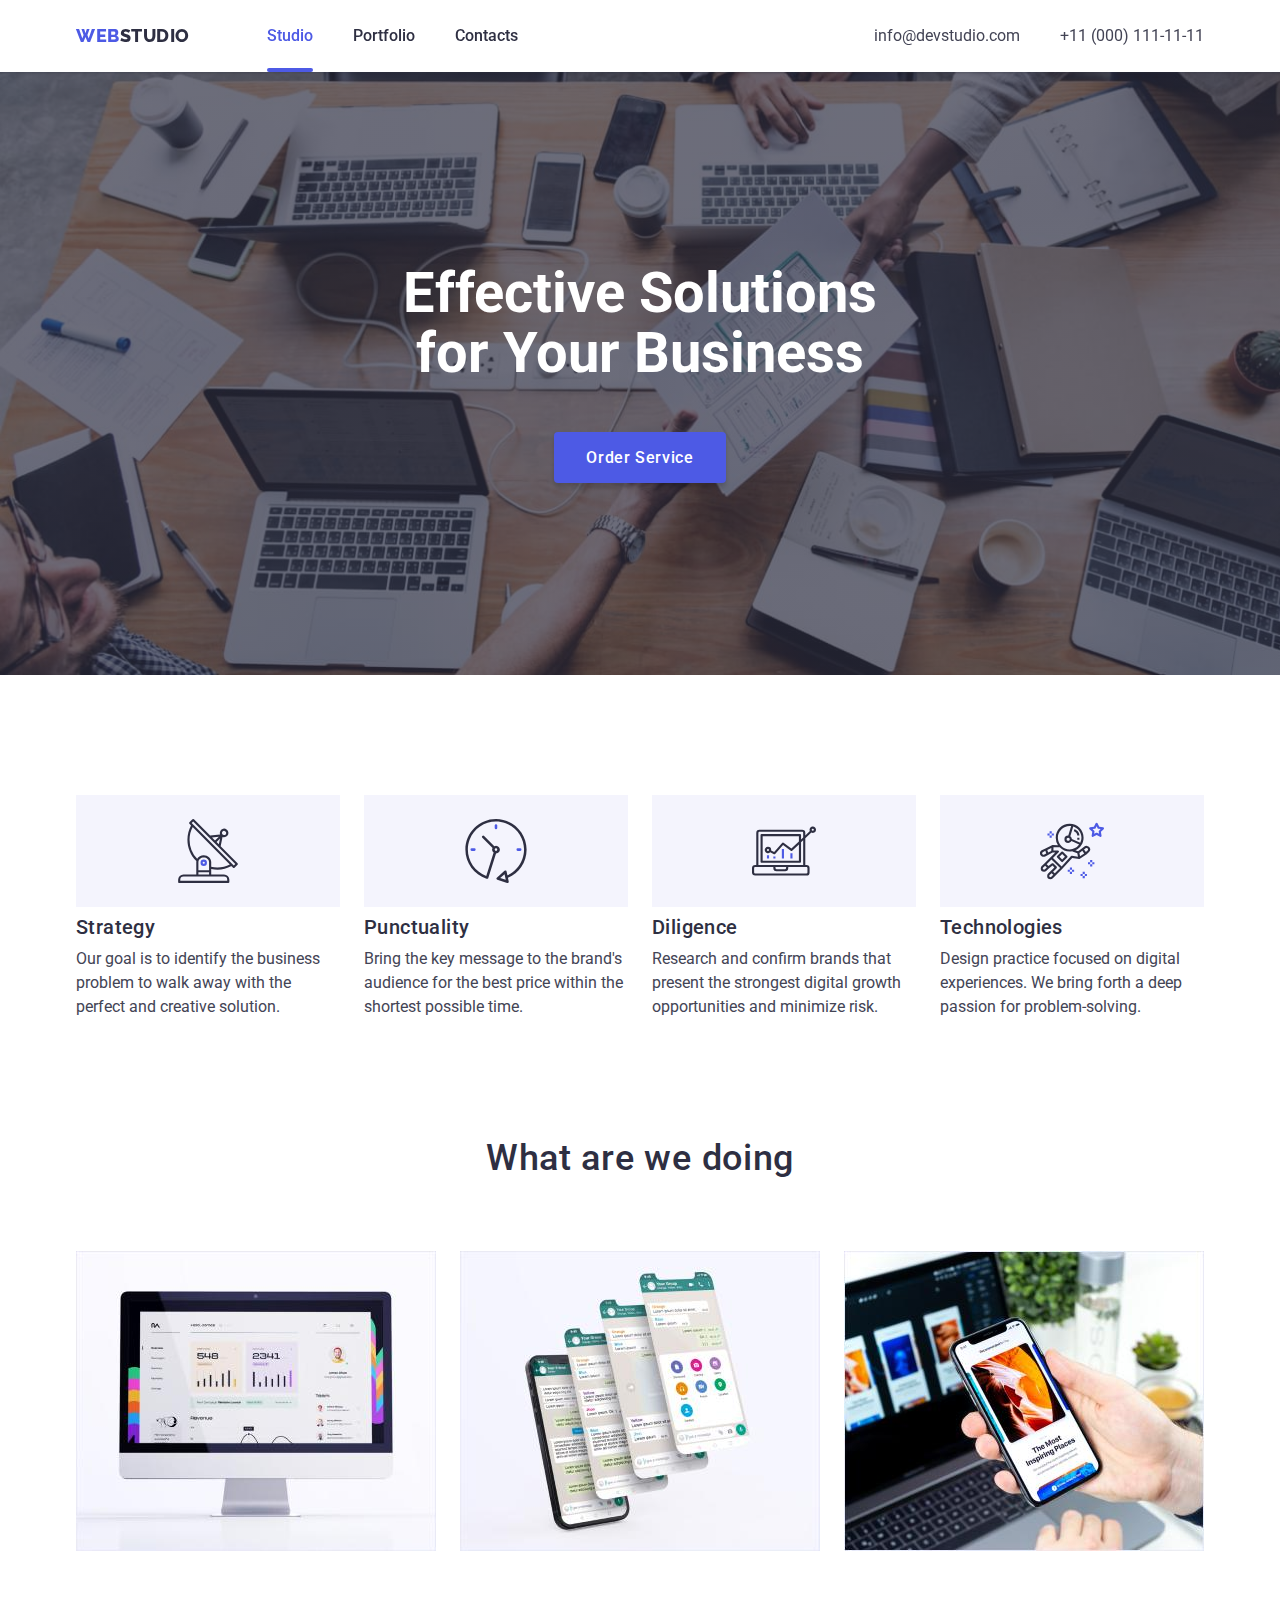
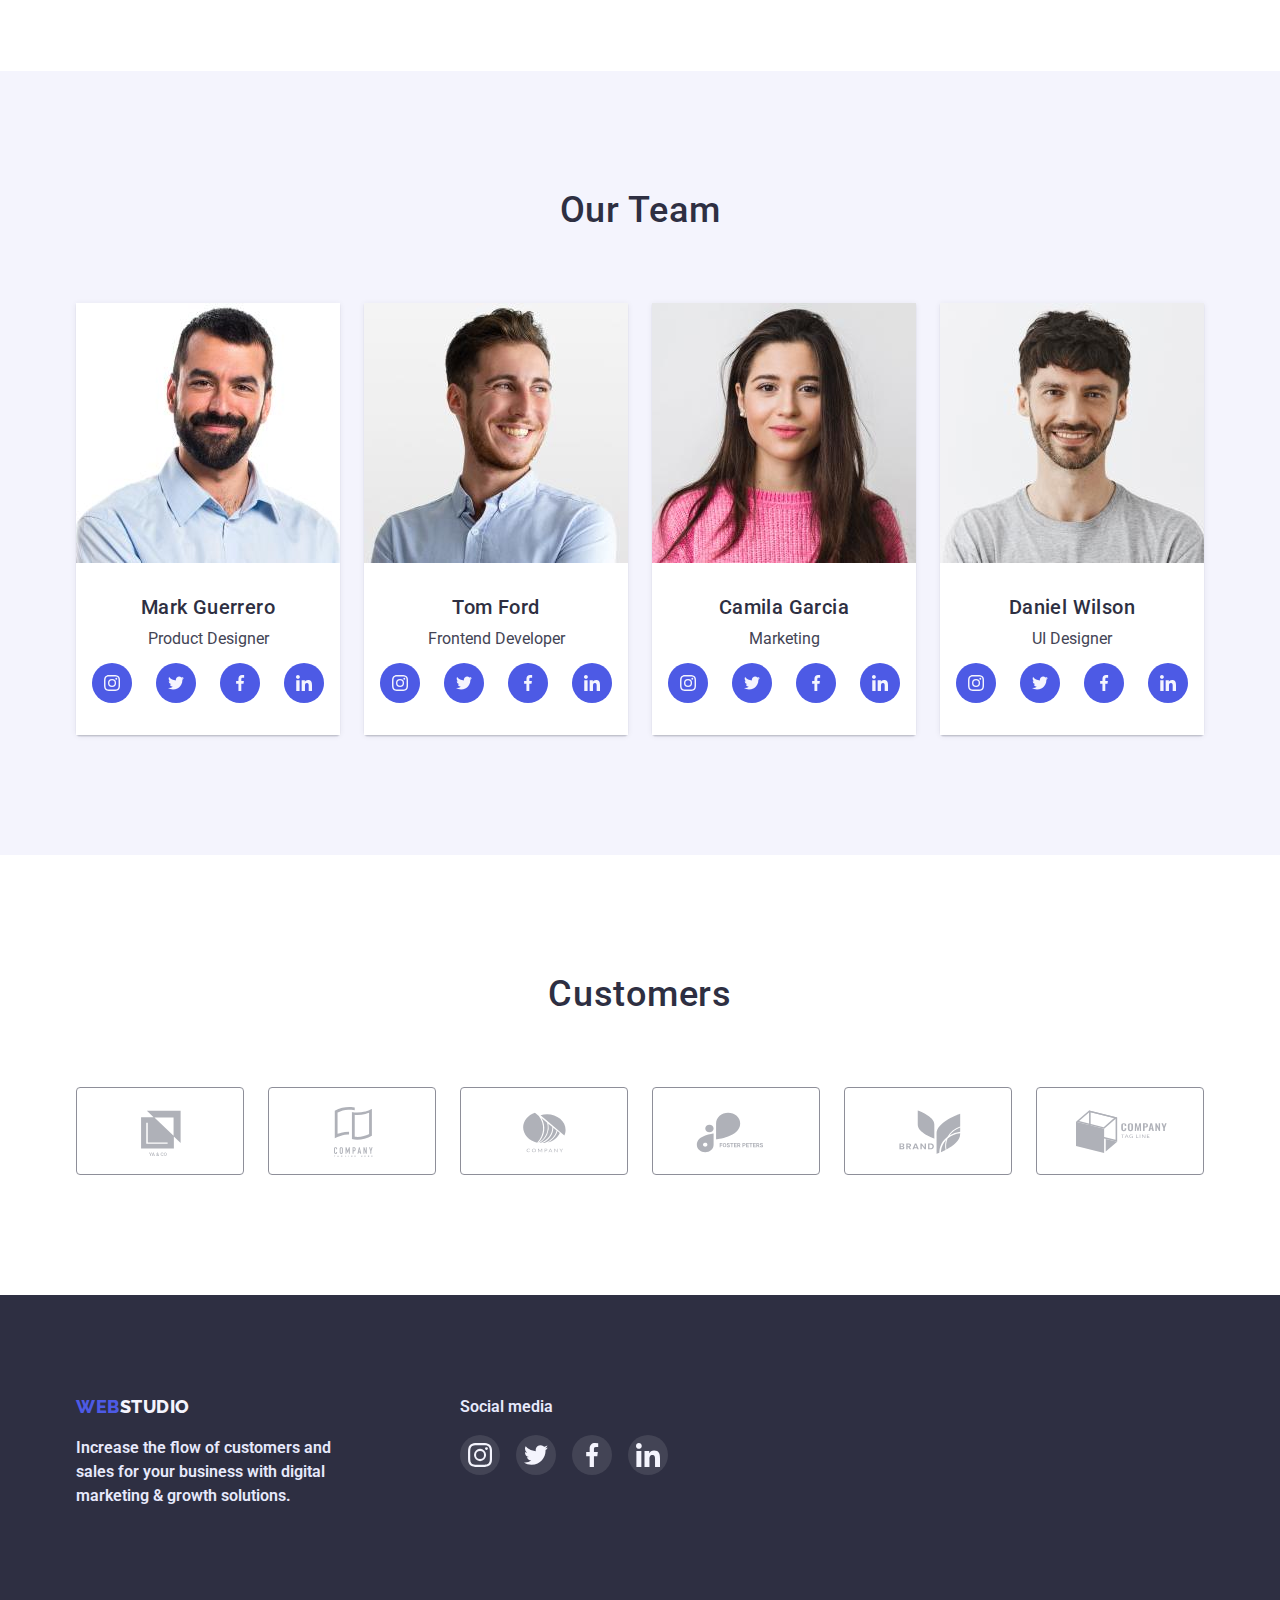
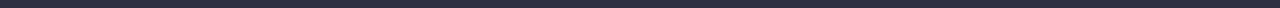
<file: index.html>
<!DOCTYPE html>
<html lang="en">
  <head>
    <meta charset="UTF-8" />
    <title>Web Studio</title>
    <link rel="preconnect" href="https://fonts.googleapis.com" />
    <link rel="preconnect" href="https://fonts.gstatic.com" crossorigin />
    <link
      href="https://fonts.googleapis.com/css2?family=Raleway:wght@700;800&family=Roboto:wght@400;500;700;900&display=swap"
      rel="stylesheet"
    />
    <link
      href="https://cdnjs.cloudflare.com/ajax/libs/modern-normalize/1.1.0/modern-normalize.min.css"
      rel="stylesheet"
    />
    <link href="./css/styles.css" rel="stylesheet" type="text/css" />
  </head>
  <body>
    <header class="page-header">
      <div class="container">
        <nav class="main-nav">
          <a class="logo link" href="./index.html"> <span>Web</span>Studio </a>
          <ul class="list site-nav">
            <li class="item">
              <a class="link active" href="./index.html">Studio</a>
            </li>
            <li class="item">
              <a class="link" href="./portfolio.html">Portfolio</a>
            </li>
            <li class="item">
              <a class="link" href="">Contacts</a>
            </li>
          </ul>
        </nav>
        <ul class="list contacts-nav">
          <li class="item">
            <a class="link" href="mailto:info@devstudio.com"
              >info@devstudio.com</a
            >
          </li>
          <li class="item">
            <a class="link" href="tel:+110001111111">+11 (000) 111-11-11</a>
          </li>
        </ul>
      </div>
    </header>
    <main class="page-main">
      <section class="hero section">
        <h1 class="title">
          Effective Solutions <br />
          for Your Business
        </h1>
        <button data-modal-open class="button primary" type="button">
          Order Service
        </button>
        <div class="backdrop is-hidden" data-modal>
          <div class="modal">
            <button class="close-button" type="button" data-modal-close>
              <svg class="close-icon">
                <use href="./images/icons.svg#icon-close-black"></use>
              </svg>
            </button>
          </div>
        </div>
      </section>
      <section class="section">
        <div class="container">
          <ul class="feature-list list">
            <li class="item item-info">
              <div class="item-image">
                <svg class="item-icon">
                  <use href="./images/icons.svg#icon-antenna-1-1"></use>
                </svg>
              </div>
              <div class="item-body">
                <h3 class="subtitle">Strategy</h3>
                <p>
                  Our goal is to identify the business problem to walk away with
                  the perfect and creative solution.
                </p>
              </div>
            </li>
            <li class="item item-info">
              <div class="item-image">
                <svg class="item-icon">
                  <use href="./images/icons.svg#icon-clock-1"></use>
                </svg>
              </div>
              <div class="item-body">
                <h3 class="subtitle">Punctuality</h3>
                <p>
                  Bring the key message to the brand's audience for the best
                  price within the shortest possible time.
                </p>
              </div>
            </li>
            <li class="item item-info">
              <div class="item-image">
                <svg class="item-icon">
                  <use href="./images/icons.svg#icon-diagram-1"></use>
                </svg>
              </div>
              <div class="item-body">
                <h3 class="subtitle">Diligence</h3>
                <p>
                  Research and confirm brands that present the strongest digital
                  growth opportunities and minimize risk.
                </p>
              </div>
            </li>
            <li class="item item-info">
              <div class="item-image">
                <svg class="item-icon">
                  <use href="./images/icons.svg#icon-astronaut-1"></use>
                </svg>
              </div>
              <div class="item-body">
                <h3 class="subtitle">Technologies</h3>
                <p>
                  Design practice focused on digital experiences. We bring forth
                  a deep passion for problem-solving.
                </p>
              </div>
            </li>
          </ul>
        </div>
      </section>
      <section class="section">
        <div class="container">
          <h2 class="subject">What are we doing</h2>
          <ul class="feature-list list">
            <li class="item">
              <img
                class="image"
                src="./images/screen.jpg"
                alt="screen"
                height="300"
                width="360"
              />
            </li>
            <li class="item">
              <img
                class="image"
                src="./images/phone.jpg"
                alt="phonpe"
                height="300"
                width="360"
              />
            </li>
            <li class="item">
              <img
                class="image"
                src="./images/screenphone.jpg"
                alt="screen&phone"
                height="300"
                width="360"
              />
            </li>
          </ul>
        </div>
      </section>
      <section class="section">
        <div class="container">
          <h2 class="subject">Our Team</h2>
          <ul class="feature-list list">
            <li class="item our-team-cards">
              <img
                class="image"
                src="./images/Guerrero.jpg"
                alt="Mark Guerrero - Product Designer"
                height="260"
                width="264"
              />
              <div class="item-description center">
                <h3 class="subtitle">Mark Guerrero</h3>
                <p class="our-team-position">Product Designer</p>
                <ul class="list social-container">
                  <li class="item">
                    <a href="#" class="icon-team">
                      <svg class="icon">
                        <use href="./images/icons.svg#icon-instagram-2"></use>
                      </svg>
                    </a>
                  </li>
                  <li class="item">
                    <a href="#" class="icon-team">
                      <svg class="icon">
                        <use href="./images/icons.svg#icon-twitter-1"></use>
                      </svg>
                    </a>
                  </li>
                  <li class="item">
                    <a href="#" class="icon-team">
                      <svg class="icon">
                        <use href="./images/icons.svg#icon-facebook-1"></use>
                      </svg>
                    </a>
                  </li>
                  <li class="item">
                    <a href="#" class="icon-team">
                      <svg class="icon">
                        <use href="./images/icons.svg#icon-linkedin-1"></use>
                      </svg>
                    </a>
                  </li>
                </ul>
              </div>
            </li>
            <li class="item our-team-cards">
              <img
                class="image"
                src="./images/Ford.jpg"
                alt="Tom Ford - Frontend Developer"
                height="260"
                width="264"
              />
              <div class="item-description center">
                <h3 class="subtitle">Tom Ford</h3>
                <p class="our-team-position">Frontend Developer</p>
                <ul class="list social-container">
                  <li class="item">
                    <a href="#" class="icon-team">
                      <svg class="icon">
                        <use href="./images/icons.svg#icon-instagram-2"></use>
                      </svg>
                    </a>
                  </li>
                  <li class="item">
                    <a href="#" class="icon-team">
                      <svg class="icon">
                        <use href="./images/icons.svg#icon-twitter-1"></use>
                      </svg>
                    </a>
                  </li>
                  <li class="item">
                    <a href="#" class="icon-team">
                      <svg class="icon">
                        <use href="./images/icons.svg#icon-facebook-1"></use>
                      </svg>
                    </a>
                  </li>
                  <li class="item">
                    <a href="#" class="icon-team">
                      <svg class="icon">
                        <use href="./images/icons.svg#icon-linkedin-1"></use>
                      </svg>
                    </a>
                  </li>
                </ul>
              </div>
            </li>
            <li class="item our-team-cards">
              <img
                class="image"
                src="./images/Garcia.jpg"
                alt="Camila Garcia - Marketing"
                height="260"
                width="264"
              />
              <div class="item-description center">
                <h3 class="subtitle">Camila Garcia</h3>
                <p class="our-team-position">Marketing</p>
                <ul class="list social-container">
                  <li class="item">
                    <a href="#" class="icon-team">
                      <svg class="icon">
                        <use href="./images/icons.svg#icon-instagram-2"></use>
                      </svg>
                    </a>
                  </li>
                  <li class="item">
                    <a href="#" class="icon-team">
                      <svg class="icon">
                        <use href="./images/icons.svg#icon-twitter-1"></use>
                      </svg>
                    </a>
                  </li>
                  <li class="item">
                    <a href="#" class="icon-team">
                      <svg class="icon">
                        <use href="./images/icons.svg#icon-facebook-1"></use>
                      </svg>
                    </a>
                  </li>
                  <li class="item">
                    <a href="#" class="icon-team">
                      <svg class="icon">
                        <use href="./images/icons.svg#icon-linkedin-1"></use>
                      </svg>
                    </a>
                  </li>
                </ul>
              </div>
            </li>
            <li class="item our-team-cards">
              <img
                class="image"
                src="./images/Wilson.jpg"
                alt="Daniel Wilson - UI Designer"
                height="260"
                width="264"
              />
              <div class="item-description center">
                <h3 class="subtitle">Daniel Wilson</h3>
                <p class="our-team-position">UI Designer</p>
                <ul class="list social-container">
                  <li class="item">
                    <a href="#" class="icon-team">
                      <svg class="icon">
                        <use href="./images/icons.svg#icon-instagram-2"></use>
                      </svg>
                    </a>
                  </li>
                  <li class="item">
                    <a href="#" class="icon-team">
                      <svg class="icon">
                        <use href="./images/icons.svg#icon-twitter-1"></use>
                      </svg>
                    </a>
                  </li>
                  <li class="item">
                    <a href="#" class="icon-team">
                      <svg class="icon">
                        <use href="./images/icons.svg#icon-facebook-1"></use>
                      </svg>
                    </a>
                  </li>
                  <li class="item">
                    <a href="#" class="icon-team">
                      <svg class="icon">
                        <use href="./images/icons.svg#icon-linkedin-1"></use>
                      </svg>
                    </a>
                  </li>
                </ul>
              </div>
            </li>
          </ul>
        </div>
      </section>
      <section class="section">
        <div class="container">
          <h2 class="subject">Customers</h2>
          <ul class="list feature-list social-container">
            <li class="item">
              <a href="#" class="link">
                <svg class="icon-customers">
                  <use href="./images/icons.svg#icon-Logo"></use>
                </svg>
              </a>
            </li>
            <li class="item">
              <a href="#" class="link">
                <svg class="icon-customers">
                  <use href="./images/icons.svg#icon-Logo-1"></use>
                </svg>
              </a>
            </li>
            <li class="item">
              <a href="#" class="link">
                <svg class="icon-customers">
                  <use href="./images/icons.svg#icon-Logo-2"></use>
                </svg>
              </a>
            </li>
            <li class="item">
              <a href="#" class="link">
                <svg class="icon-customers">
                  <use href="./images/icons.svg#icon-Logo-3"></use>
                </svg>
              </a>
            </li>
            <li class="item">
              <a href="#" class="link">
                <svg class="icon-customers">
                  <use href="./images/icons.svg#icon-Logo-4"></use>
                </svg>
              </a>
            </li>
            <li class="item">
              <a href="#" class="link">
                <svg class="icon-customers">
                  <use href="./images/icons.svg#icon-Logo-5"></use>
                </svg>
              </a>
            </li>
          </ul>
        </div>
      </section>
    </main>
    <footer class="page-footer">
      <div class="container social-container">
        <div>
          <a class="link logo" href="./index.html"> <span>Web</span>Studio </a>
          <p class="left-paragraph">
            Increase the flow of customers and sales for your business with
            digital marketing & growth solutions.
          </p>
        </div>
        <div class="social-footer">
          <p class="right-paragraph">Social media</p>
          <ul class="list social-container">
            <li class="item">
              <a href="#" class="icon-footer">
                <svg class="icon">
                  <use href="./images/icons.svg#icon-instagram-2"></use>
                </svg>
              </a>
            </li>
            <li class="item">
              <a href="#" class="icon-footer">
                <svg class="icon">
                  <use href="./images/icons.svg#icon-twitter-1"></use>
                </svg>
              </a>
            </li>
            <li class="item">
              <a href="#" class="icon-footer">
                <svg class="icon">
                  <use href="./images/icons.svg#icon-facebook-1"></use>
                </svg>
              </a>
            </li>
            <li class="item">
              <a href="#" class="icon-footer">
                <svg class="icon">
                  <use href="./images/icons.svg#icon-linkedin-1"></use>
                </svg>
              </a>
            </li>
          </ul>
        </div>
      </div>
    </footer>
    <script src="./js/modal.js"></script>
  </body>
</html>
</file>
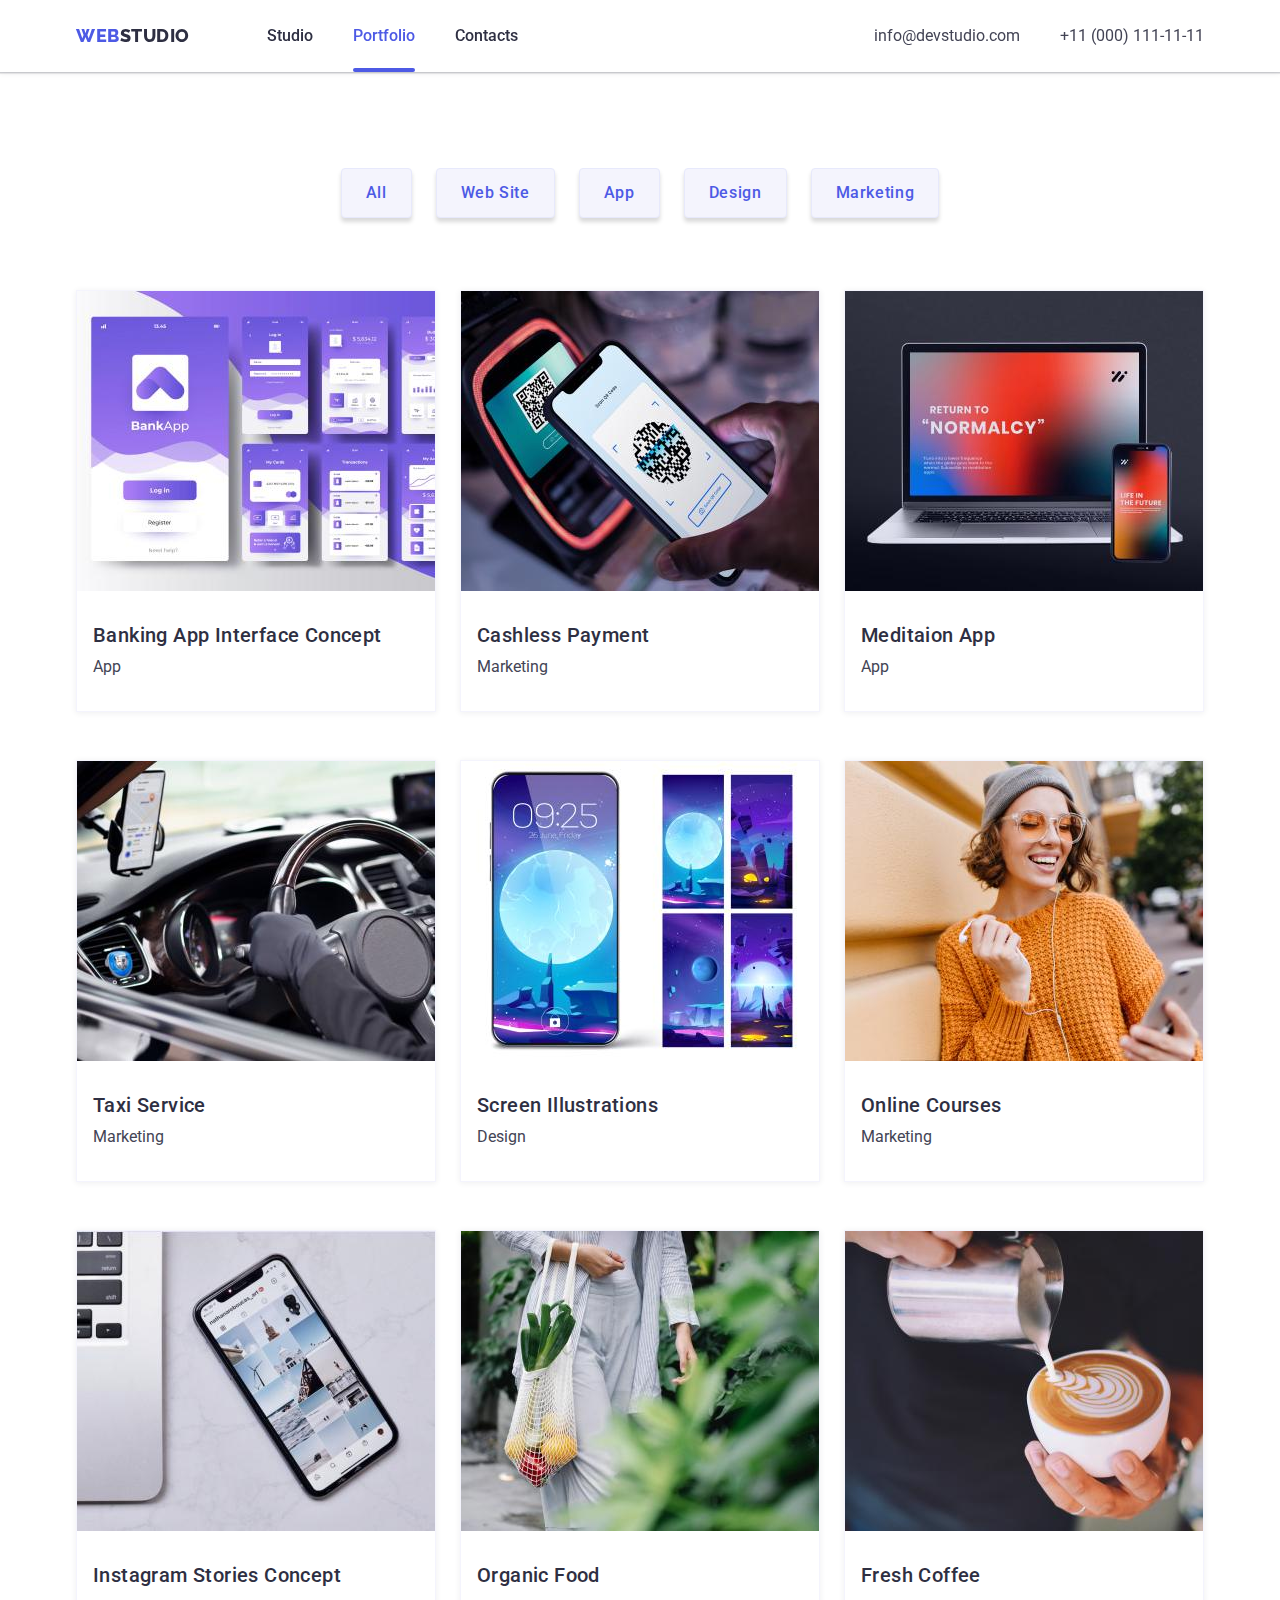
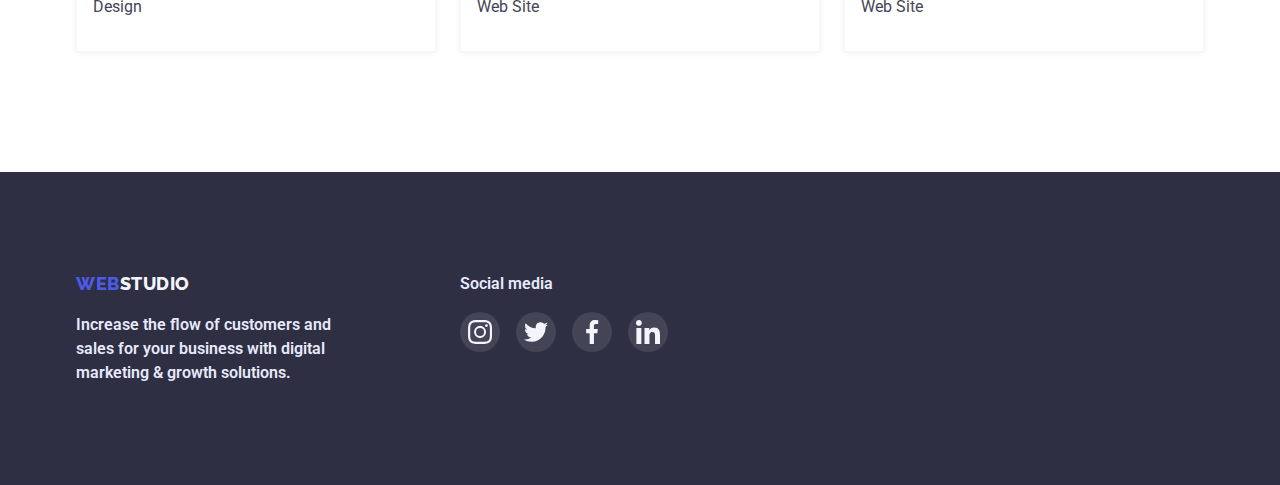
<file: portfolio.html>
<!DOCTYPE html>
<html lang="en">
  <head>
    <meta charset="UTF-8" />
    <title>Web Studio - Portfolio</title>
    <link rel="preconnect" href="https://fonts.googleapis.com" />
    <link rel="preconnect" href="https://fonts.gstatic.com" crossorigin />
    <link
      href="https://fonts.googleapis.com/css2?family=Raleway:wght@700;800&family=Roboto:wght@400;500;700;900&display=swap"
      rel="stylesheet"
    />
    <link
      href="https://cdnjs.cloudflare.com/ajax/libs/modern-normalize/1.1.0/modern-normalize.min.css"
      rel="stylesheet"
    />
    <link href="./css/styles.css" rel="stylesheet" type="text/css" />
  </head>
  <body>
    <header class="page-header">
      <div class="container">
        <nav class="main-nav">
          <a class="logo link" href="./index.html"> <span>Web</span>Studio </a>
          <ul class="list site-nav">
            <li class="item">
              <a class="link" href="./index.html">Studio</a>
            </li>
            <li class="item">
              <a class="link active" href="./portfolio.html">Portfolio</a>
            </li>
            <li class="item">
              <a class="link" href="">Contacts</a>
            </li>
          </ul>
        </nav>
        <ul class="list contacts-nav">
          <li class="item">
            <a class="link" href="mailto:info@devstudio.com"
              >info@devstudio.com</a
            >
          </li>
          <li class="item">
            <a class="link" href="tel:+110001111111">+11 (000) 111-11-11</a>
          </li>
        </ul>
      </div>
    </header>
    <main class="page-main">
      <section class="section portfolio">
        <div class="container">
          <h1 class="hidden">Portfolio</h1>
          <h2 class="hidden">List of projects</h2>
          <ul class="feature-list filter-list list">
            <li class="item">
              <button class="button secondary" type="button">All</button>
            </li>
            <li class="item">
              <button class="button secondary" type="button">Web Site</button>
            </li>
            <li class="item">
              <button class="button secondary" type="button">App</button>
            </li>
            <li class="item">
              <button class="button secondary" type="button">Design</button>
            </li>
            <li class="item">
              <button class="button secondary" type="button">Marketing</button>
            </li>
          </ul>
          <ul class="flex-container list">
            <li class="item">
              <a class="link product" href="#">
                <div class="product-thumb">
                  <img
                    class="image"
                    src="./images/interface.jpg"
                    alt="screen"
                    height="300"
                    width="360"
                  />
                  <div class="product-overlay">
                    <p>
                      14 Stylish and User-Friendly App Design Concepts · Task
                      Manager App · Calorie Tracker App · Exotic Fruit Ecommerce
                      App · Cloud Storage App
                    </p>
                  </div>
                </div>
                <div class="item-description">
                  <h3 class="subtitle">Banking App Interface Concept</h3>
                  <p>App</p>
                </div>
              </a>
            </li>
            <li class="item">
              <a class="link product" href="#">
                <div class="product-thumb">
                  <img
                    class="image"
                    src="./images/payment.jpg"
                    alt="screen"
                    height="300"
                    width="360"
                  />
                  <div class="product-overlay">
                    <p>
                      14 Stylish and User-Friendly App Design Concepts · Task
                      Manager App · Calorie Tracker App · Exotic Fruit Ecommerce
                      App · Cloud Storage App
                    </p>
                  </div>
                </div>
                <div class="item-description">
                  <h3 class="subtitle">Cashless Payment</h3>
                  <p>Marketing</p>
                </div>
              </a>
            </li>
            <li class="item">
              <a class="link product" href="#">
                <div class="product-thumb">
                  <img
                    class="image"
                    src="./images/meditaion.jpg"
                    alt="screen"
                    height="300"
                    width="360"
                  />
                  <div class="product-overlay">
                    <p>
                      14 Stylish and User-Friendly App Design Concepts · Task
                      Manager App · Calorie Tracker App · Exotic Fruit Ecommerce
                      App · Cloud Storage App
                    </p>
                  </div>
                </div>
                <div class="item-description">
                  <h3 class="subtitle">Meditaion App</h3>
                  <p>App</p>
                </div>
              </a>
            </li>
            <li class="item">
              <a class="link product" href="#">
                <div class="product-thumb">
                  <img
                    class="image"
                    src="./images/taxi.jpg"
                    alt="screen"
                    height="300"
                    width="360"
                  />
                  <div class="product-overlay">
                    <p>
                      14 Stylish and User-Friendly App Design Concepts · Task
                      Manager App · Calorie Tracker App · Exotic Fruit Ecommerce
                      App · Cloud Storage App
                    </p>
                  </div>
                </div>
                <div class="item-description">
                  <h3 class="subtitle">Taxi Service</h3>
                  <p>Marketing</p>
                </div>
              </a>
            </li>
            <li class="item">
              <a class="link product" href="#">
                <div class="product-thumb">
                  <img
                    class="image"
                    src="./images/screenillustrations.jpg"
                    alt="screen"
                    height="300"
                    width="360"
                  />
                  <div class="product-overlay">
                    <p>
                      14 Stylish and User-Friendly App Design Concepts · Task
                      Manager App · Calorie Tracker App · Exotic Fruit Ecommerce
                      App · Cloud Storage App
                    </p>
                  </div>
                </div>
                <div class="item-description">
                  <h3 class="subtitle">Screen Illustrations</h3>
                  <p>Design</p>
                </div>
              </a>
            </li>
            <li class="item">
              <a class="link product" href="#">
                <div class="product-thumb">
                  <img
                    class="image"
                    src="./images/courses.jpg"
                    alt="screen"
                    height="300"
                    width="360"
                  />
                  <div class="product-overlay">
                    <p>
                      14 Stylish and User-Friendly App Design Concepts · Task
                      Manager App · Calorie Tracker App · Exotic Fruit Ecommerce
                      App · Cloud Storage App
                    </p>
                  </div>
                </div>
                <div class="item-description">
                  <h3 class="subtitle">Online Courses</h3>
                  <p>Marketing</p>
                </div>
              </a>
            </li>
            <li class="item">
              <a class="link product" href="#">
                <div class="product-thumb">
                  <img
                    class="image"
                    src="./images/computer.jpg"
                    alt="screen"
                    height="300"
                    width="360"
                  />
                  <div class="product-overlay">
                    <p>
                      14 Stylish and User-Friendly App Design Concepts · Task
                      Manager App · Calorie Tracker App · Exotic Fruit Ecommerce
                      App · Cloud Storage App
                    </p>
                  </div>
                </div>
                <div class="item-description">
                  <h3 class="subtitle">Instagram Stories Concept</h3>
                  <p>Design</p>
                </div>
              </a>
            </li>
            <li class="item">
              <a class="link product" href="#">
                <div class="product-thumb">
                  <img
                    class="image"
                    src="./images/food.jpg"
                    alt="screen"
                    height="300"
                    width="360"
                  />
                  <div class="product-overlay">
                    <p>
                      14 Stylish and User-Friendly App Design Concepts · Task
                      Manager App · Calorie Tracker App · Exotic Fruit Ecommerce
                      App · Cloud Storage App
                    </p>
                  </div>
                </div>
                <div class="item-description">
                  <h3 class="subtitle">Organic Food</h3>
                  <p>Web Site</p>
                </div>
              </a>
            </li>
            <li class="item">
              <a class="link product" href="#">
                <div class="product-thumb">
                  <img
                    class="image"
                    src="./images/cofee.jpg"
                    alt="screen"
                    height="300"
                    width="360"
                  />
                  <div class="product-overlay">
                    <p>
                      14 Stylish and User-Friendly App Design Concepts · Task
                      Manager App · Calorie Tracker App · Exotic Fruit Ecommerce
                      App · Cloud Storage App
                    </p>
                  </div>
                </div>
                <div class="item-description">
                  <h3 class="subtitle">Fresh Coffee</h3>
                  <p>Web Site</p>
                </div>
              </a>
            </li>
          </ul>
        </div>
      </section>
    </main>
    <footer class="page-footer">
      <div class="container social-container">
        <div>
          <a class="link logo" href="./index.html"> <span>Web</span>Studio </a>
          <p class="left-paragraph">
            Increase the flow of customers and sales for your business with
            digital marketing & growth solutions.
          </p>
        </div>
        <div class="social-footer">
          <p class="right-paragraph">Social media</p>
          <ul class="list social-container">
            <li class="item">
              <a href="#" class="icon-footer">
                <svg class="icon">
                  <use href="./images/icons.svg#icon-instagram-2"></use>
                </svg>
              </a>
            </li>
            <li class="item">
              <a href="#" class="icon-footer">
                <svg class="icon">
                  <use href="./images/icons.svg#icon-twitter-1"></use>
                </svg>
              </a>
            </li>
            <li class="item">
              <a href="#" class="icon-footer">
                <svg class="icon">
                  <use href="./images/icons.svg#icon-facebook-1"></use>
                </svg>
              </a>
            </li>
            <li class="item">
              <a href="#" class="icon-footer">
                <svg class="icon">
                  <use href="./images/icons.svg#icon-linkedin-1"></use>
                </svg>
              </a>
            </li>
          </ul>
        </div>
      </div>
    </footer>
  </body>
</html>
</file>
<file: css/styles.css>
/* ==================== main ==================== */
:root {
  --primary: #4d5ae5;
  --dark: #2e2f42;
  --success: #31d0aa;
  --text: #434455;
  --subtle-text: #8e8f99;
  --accent: #e7e9fc;
  --light: #f4f4fd;
  --primary-dark: #404bbf;
  --white: #ffffff;
  --white-modal: #fcfcfc;
  --current-color: #afb1b8;
  --icon-footer: #31d0aa;
}
body {
  font-family: Roboto;
  font-size: 16px;
  line-height: 1.5;
  letter-spacing: 2%;
  color: var(--text);
  padding-top: 72px;
}
.container {
  width: 1128px;
  margin: 0 auto;
}

.section {
  padding: 120px 0;
}
.section:nth-child(2) {
  padding-bottom: 0;
}
section:nth-child(4) {
  background-color: var(--light);
}
.image {
  display: block;
}
.center {
  text-align: center;
}
.hidden {
  display: none;
}
.hero {
  background-color: var(--dark);
  background-image: linear-gradient(
      to right,
      rgba(46, 47, 66, 0.7),
      rgba(46, 47, 66, 0.7)
    ),
    url(../images/hero.jpg);
  text-align: center;
  padding: 192px 0;
  max-width: 1600px;
  background-repeat: no-repeat;
  margin: 0 auto;
  background-size: cover;
}
.portfolio {
  padding-top: 96px;
}
.link {
  text-decoration: none;
  color: var(--text);
}
.link:active:not(.logo) {
  color: var(--primary);
}
.list {
  list-style: none;
}
p,
.list {
  padding: 0;
  margin: 0;
}
.item-image {
  display: flex;
  background-color: var(--light);
  width: 264px;
  height: 112px;
  justify-content: center;
  align-items: center;
}
.item-icon {
  width: 64px;
  height: 64px;
}
.item-body {
  padding-top: 8px;
}
.icon {
  width: 16px;
  height: 16px;
}
.icon-team {
  display: flex;
  align-items: center;
  justify-content: center;
  background-color: var(--primary);
  width: 40px;
  height: 40px;
  border-radius: 50%;
}
.icon-customers {
  display: block;
  width: 102px;
  height: 54px;
  fill: var(--current-color);
}
.our-team-cards {
  background-color: var(--white);
  box-shadow: 0px 1px 6px rgba(46, 47, 66, 0.08),
    0px 1px 1px rgba(46, 47, 66, 0.16), 0px 2px 1px rgba(46, 47, 66, 0.08);
  border-radius: 0px 0px 4px 4px;
}
.feature-list .link {
  display: block;
  padding: 16px 32px;
  border: 1px solid var(--subtle-text);
  border-radius: 4px;
  transition: border 250ms cubic-bezier(0.4, 0, 0.2, 1);
}
.feature-list .link:hover {
  border: 1px solid var(--primary);
}

.feature-list .link:hover svg,
.feature-list .link:focus svg {
  fill: var(--primary);
}
.feature-list svg {
  transition: fill 250ms cubic-bezier(0.4, 0, 0.2, 1);
}
/* ==================== header ==================== */
.page-header {
  box-shadow: 0px 2px 1px rgba(46, 47, 66, 0.08),
    0px 1px 1px rgba(46, 47, 66, 0.16), 0px 1px 6px rgba(46, 47, 66, 0.08);
  background-color: var(--white);
  position: fixed;
  width: 100%;
  top: 0;
  left: 0;
  z-index: 10;
}
.page-header .container {
  display: flex;
  justify-content: space-between;
}
.page-header .logo {
  margin-right: 77px;
}
.page-header .link {
  display: block;
  padding-top: 24px;
  padding-bottom: 24px;
}
/* ==================== footer ==================== */
.page-footer {
  background-color: var(--dark);
  padding: 100px 0;
}
.page-footer .logo {
  color: var(--light);
}
.page-footer .left-paragraph {
  color: var(--accent);
  margin-top: 16px;
  max-width: 264px;
  font-weight: 600;
}
.page-footer .right-paragraph {
  color: var(--accent);
  margin-bottom: 16px;
  font-weight: 600;
}
.social-footer .item:not(:last-child) {
  margin-right: 16px;
}
.social-footer {
  margin-left: 120px;
}
.icon-footer {
  display: flex;
  align-items: center;
  justify-content: center;
  background-color: rgba(255, 255, 255, 0.1);
  width: 40px;
  height: 40px;
  border-radius: 50%;
  transition: background-color 250ms cubic-bezier(0.4, 0, 0.2, 1);
}
.icon-footer:hover,
.icon-footer:focus,
.icon-team:hover,
.icon-team:focus {
  display: flex;
  align-items: center;
  justify-content: center;
  background-color: var(--icon-footer);
}
.icon-footer .icon {
  width: 24px;
  height: 24px;
}
.icon-team {
  transition: background-color 250ms cubic-bezier(0.4, 0, 0.2, 1);
}
/* ==================== heating ==================== */
.title {
  font-size: 56px;
  line-height: 1.07;
  color: var(--white);
  margin-top: 0;
  margin-bottom: 48px;
}
.subtitle {
  font-weight: 500;
  font-size: 20px;
  line-height: 1.2;
  letter-spacing: 0.02em;
  color: var(--dark);
  margin-top: 0;
  margin-bottom: 8px;
}
.subject {
  font-weight: 500;
  font-size: 36px;
  line-height: 1.11;
  letter-spacing: 0.02em;
  color: var(--dark);
  text-align: center;
  margin-bottom: 72px;
  margin-top: 0;
}
/* ==================== logo ==================== */
.logo {
  font-family: Raleway;
  font-weight: 800;
  font-size: 18px;
  line-height: 1.33;
  letter-spacing: 0.03em;
  text-transform: uppercase;
  text-decoration: none;
  color: var(--dark);
}
.logo > span {
  color: var(--primary);
}
/* ==================== navigation ==================== */
.main-nav {
  display: flex;
}
.site-nav .link:hover,
.site-nav .link:focus {
  color: var(--text);
}
.site-nav .link {
  color: var(--dark);
  font-weight: 500;
  transition: color 250ms cubic-bezier(0.4, 0, 0.2, 1);
  position: relative;
}

.site-nav {
  display: flex;
}
.site-nav .item:not(:last-child) {
  margin-right: 40px;
}
.site-nav .link.active,
.site-nav .link.active::after {
  color: var(--primary);
  opacity: 1;
}
.contacts-nav {
  display: flex;
}
.contacts-nav .item + .item {
  margin-left: 40px;
}
.site-nav .link::after {
  position: absolute;
  bottom: 0;
  left: 0;
  content: "";
  display: block;
  width: 100%;
  height: 4px;
  border-radius: 2px;
  background-color: var(--primary);
  opacity: 0;
}

/* ==================== buttons ==================== */
.button {
  font-weight: 500;
  font-size: 16px;
  line-height: 1.2;
  box-shadow: 0px 4px 4px rgba(0, 0, 0, 0.15);
  border: none;
  border-radius: 4px;
  letter-spacing: 0.04em;
  transition: box-shadow 250ms cubic-bezier(0.4, 0, 0.2, 1);
}

.button.primary {
  color: var(--white);
  background-color: var(--primary);
  padding: 16px 32px;
}
.button.secondary {
  color: var(--primary);
  background-color: var(--light);
  line-height: 1.5;
  padding: 12px 24px;
  border: 1px solid var(--accent);
  transition: color 250ms cubic-bezier(0.4, 0, 0.2, 1),
    background-color 250ms cubic-bezier(0.4, 0, 0.2, 1),
    border-color 250ms cubic-bezier(0.4, 0, 0.2, 1);
}
.button.secondary:hover,
.button.secondary:focus {
  color: var(--white);
  background-color: var(--primary);
  border-color: var(--primary);
}
.button:hover {
  box-shadow: 0px 1px 6px rgba(46, 47, 66, 0.08),
    0px 1px 1px rgba(46, 47, 66, 0.16), 0px 2px 1px rgba(46, 47, 66, 0.08);
  cursor: pointer;
}
.button:active {
  background-color: var(--primary-dark);
}
/* ==================== flex ==================== */
.flex-container .link:hover {
  box-shadow: 0px 1px 6px rgba(46, 47, 66, 0.08),
    0px 1px 1px rgba(46, 47, 66, 0.16), 0px 2px 1px rgba(46, 47, 66, 0.08);
}
.flex-container .link {
  border: 0.5px solid var(--light);
  display: block;
  box-shadow: 0px 1px 6px rgba(46, 47, 66, 0.08);
  transition: box-shadow 250ms cubic-bezier(0.4, 0, 0.2, 1);
}
.flex-container {
  display: flex;
  flex-wrap: wrap;
}
.flex-container .item {
  width: 360px;
  margin-right: 24px;
  margin-bottom: 48px;
}
.flex-container .item:nth-child(3n) {
  margin-right: 0;
}
.flex-container .item:nth-last-child(-n + 3) {
  margin-bottom: 0;
}
.social-container {
  display: flex;
}
.our-team-position {
  margin-bottom: 12px;
}
/* ==================== feature ==================== */
.feature-list {
  display: flex;
}
.feature-list .item-info {
  width: 264px;
}
.feature-list .item:not(:last-child) {
  margin-right: 24px;
}
/* ==================== filter ==================== */
.filter-list {
  justify-content: center;
  margin-bottom: 72px;
}
/* ==================== item ==================== */
.item-description {
  padding: 32px 16px;
  background-color: var(--white);
}
/* ==================== animation ==================== */
.product:hover .product-overlay,
.product:focus .product-overlay {
  transform: translateY(0);
  transition: transform 250ms cubic-bezier(0.4, 0, 0.2, 1);
}

.product-thumb {
  position: relative;
  overflow: hidden;
}
.product-overlay {
  color: var(--white);
  position: absolute;
  top: 0;
  left: 0;
  width: 100%;
  height: 100%;
  background-color: var(--primary);
  padding: 40px 32px;
  transform: translateY(100%);
  transition: transform 250ms cubic-bezier(0.4, 0, 0.2, 1);
}
/* =====================modal =================== */
.backdrop {
  position: fixed;
  top: 0;
  left: 0;
  width: 100%;
  height: 100%;
  background-color: rgba(46, 47, 66, 0.4);
  z-index: 11;
  opacity: 1;
  transition: opacity 250ms cubic-bezier(0.4, 0, 0.2, 1),
    visibility 250ms cubic-bezier(0.4, 0, 0.2, 1);
}
.backdrop.is-hidden {
  opacity: 0;
  pointer-events: none;
  visibility: hidden;
}
.backdrop.is-hidden .modal {
  transform: translate(-50%, -50%) scale(0.9);
}
.modal {
  position: absolute;
  top: 50%;
  left: 50%;
  opacity: 1;

  min-height: 576px;
  min-width: 408px;

  background-color: var(--white-modal);
  box-shadow: 0px 1px 1px rgba(0, 0, 0, 0.14), 0px 1px 3px rgba(0, 0, 0, 0.12),
    0px 2px 1px rgba(0, 0, 0, 0.2);
  border-radius: 4px;

  transform: translate(-50%, -50%) scale(1);
  transition: transform 250ms cubic-bezier(0.4, 0, 0.2, 1),
    opacity 250ms cubic-bezier(0.4, 0, 0.2, 1);
}
.close-button {
  width: 24px;
  height: 24px;
  border-radius: 50%;
  display: flex;
  align-items: center;
  justify-content: center;
  position: absolute;
  top: 24px;
  left: 360px;
  cursor: pointer;
  background-color: var(--accent);
  border: 1px solid rgba(0, 0, 0, 0.1);
  transition: box-shadow 250ms cubic-bezier(0.4, 0, 0.2, 1);
}
.close-icon {
  width: 8px;
  height: 8px;
}
.close-button:hover {
  box-shadow: 0px 1px 6px rgba(46, 47, 66, 0.08),
    0px 1px 1px rgba(46, 47, 66, 0.16), 0px 2px 1px rgba(46, 47, 66, 0.08);
  border: none;
}
</file>
